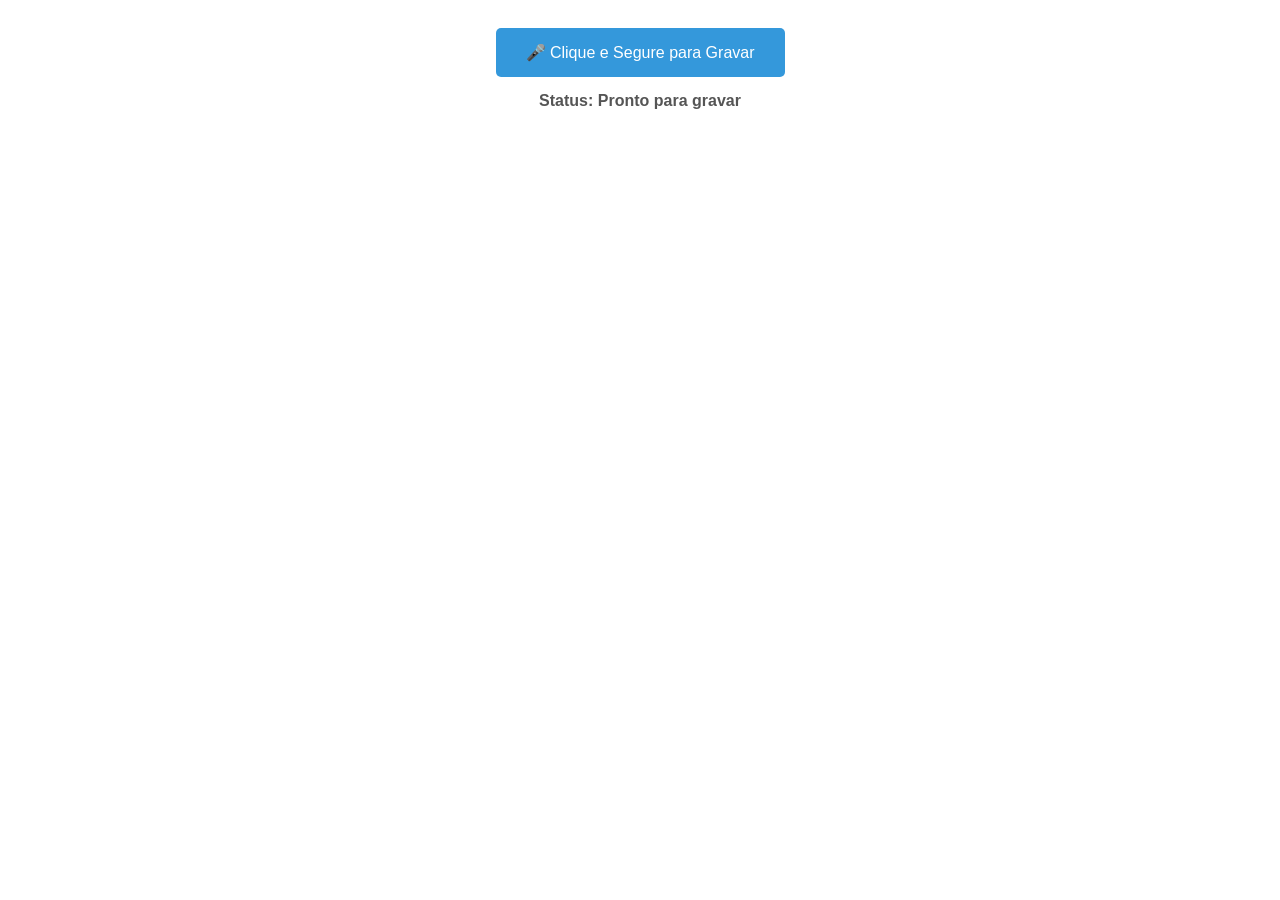
<file: missao_111/index.html>
<!DOCTYPE html>
<html lang="pt-BR">
<head>
    <meta charset="UTF-8">
    <meta name="viewport" content="width=device-width, initial-scale=1.0">
    <title>Simulador de Gravador de Áudio</title>
    <link rel="stylesheet" href="css/style.css">
</head>
<body>

    <div class="container-gravador">
        
        <!-- Botão que para clicar em gravar -->
        <button id="btn-gravador">
            🎤 Clique e Segure para Gravar
        </button>

        <!-- Elemento visual para mostrar o status -->
        <p id="status-gravacao">
            Status: Pronto para gravar
        </p>

    </div>

    <script src="js/script.js"></script>

</body>
</html>
</file>
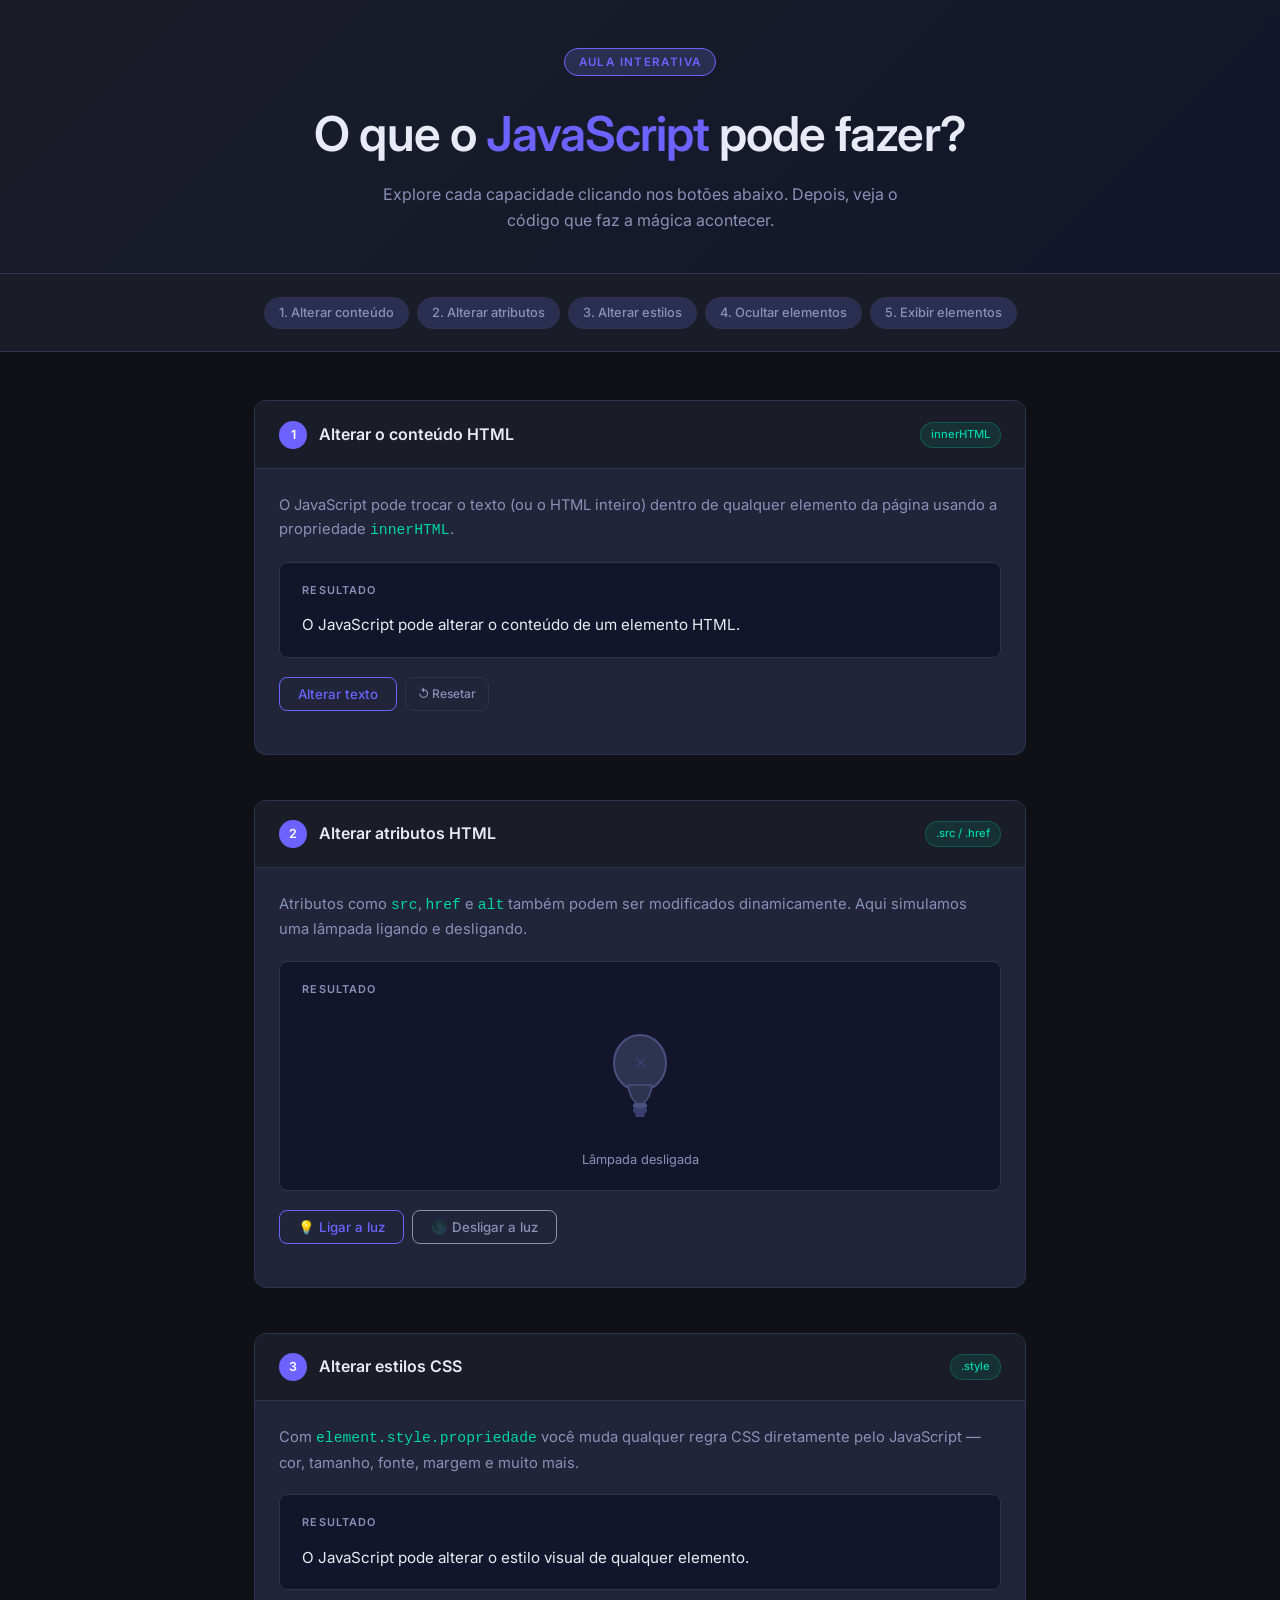
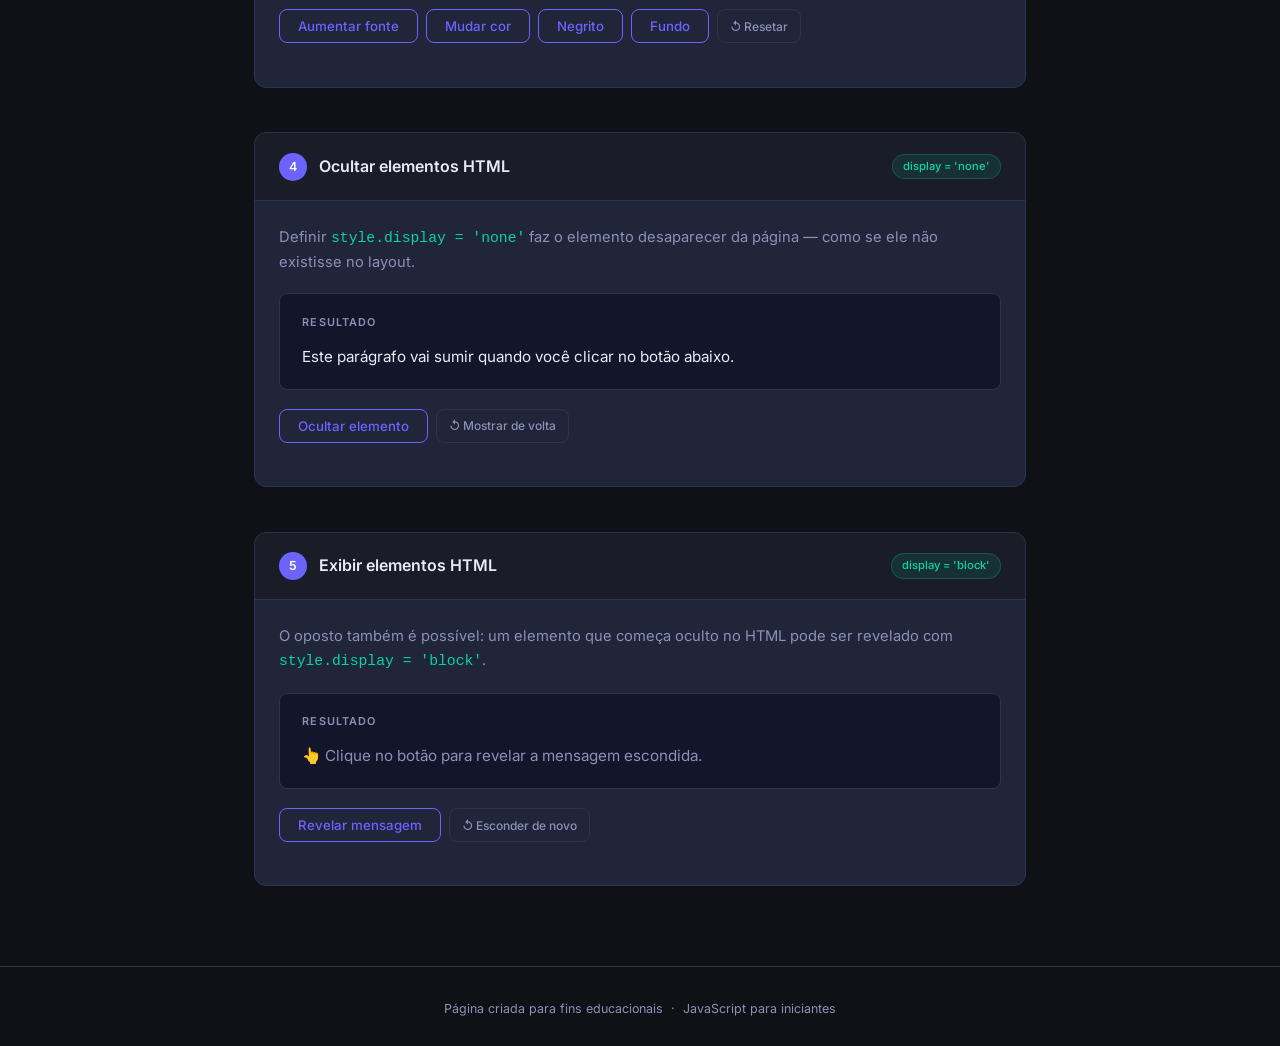
<file: missao_116/index.html>
<!DOCTYPE html>
<html lang="pt-BR">
<head>
  <meta charset="UTF-8">
  <meta name="viewport" content="width=device-width, initial-scale=1.0">
  <title>O que o JavaScript pode fazer?</title>
  <link rel="stylesheet" href="estilo.css">
</head>
<body>

<header>
  <div class="badge">Aula interativa</div>
  <h1>O que o <span>JavaScript</span> pode fazer?</h1>
  <p>Explore cada capacidade clicando nos botões abaixo. Depois, veja o código que faz a mágica acontecer.</p>
</header>

<nav>
  <a href="#s1">1. Alterar conteúdo</a>
  <a href="#s2">2. Alterar atributos</a>
  <a href="#s3">3. Alterar estilos</a>
  <a href="#s4">4. Ocultar elementos</a>
  <a href="#s5">5. Exibir elementos</a>
</nav>

<main>

  <!-- ── 1. ALTERAR CONTEÚDO ── -->
  <section class="section" id="s1">
    <div class="section-header">
      <div class="number">1</div>
      <h2>Alterar o conteúdo HTML</h2>
      <span class="chip">innerHTML</span>
    </div>
    <div class="section-body">
      <p class="desc">
        O JavaScript pode trocar o texto (ou o HTML inteiro) dentro de qualquer elemento da página usando a propriedade <code style="color:var(--accent2)">innerHTML</code>.
      </p>
      <div class="demo">
        <div class="demo-label">Resultado</div>
        <p id="demo1">O JavaScript pode alterar o conteúdo de um elemento HTML.</p>
      </div>
      <div class="btn-row">
        <button id="botao-alterar-texto">Alterar texto</button>
        <button class="reset" id="botao-resetar-demo1">↺ Resetar</button>
      </div>
    </div>
  </section>

  <!-- ── 2. ALTERAR ATRIBUTOS ── -->
  <section class="section" id="s2">
    <div class="section-header">
      <div class="number">2</div>
      <h2>Alterar atributos HTML</h2>
      <span class="chip">.src / .href</span>
    </div>
    <div class="section-body">
      <p class="desc">
        Atributos como <code style="color:var(--accent2)">src</code>, <code style="color:var(--accent2)">href</code> e <code style="color:var(--accent2)">alt</code> também podem ser modificados dinamicamente. Aqui simulamos uma lâmpada ligando e desligando.
      </p>
      <div class="demo">
        <div class="demo-label">Resultado</div>
        <div class="lamp-wrap">
          <div id="lamp" class="lamp-svg">
            <!-- Lâmpada DESLIGADA -->
            <svg id="lamp-off" viewBox="0 0 80 120" xmlns="http://www.w3.org/2000/svg">
              <ellipse cx="40" cy="50" rx="26" ry="28" fill="#2e3350" stroke="#4a5080" stroke-width="2"/>
              <path d="M28 72 Q30 88 40 92 Q50 88 52 72 Z" fill="#2e3350" stroke="#4a5080" stroke-width="1.5"/>
              <rect x="33" y="90" width="14" height="5" rx="2" fill="#4a5080"/>
              <rect x="33" y="95" width="14" height="5" rx="2" fill="#3a4070"/>
              <rect x="35" y="100" width="10" height="4" rx="2" fill="#3a4070"/>
              <text x="40" y="56" text-anchor="middle" font-size="18" fill="#3a4070">✕</text>
            </svg>
            <!-- Lâmpada LIGADA -->
            <svg id="lamp-on" viewBox="0 0 80 120" xmlns="http://www.w3.org/2000/svg" style="display:none">
              <ellipse cx="40" cy="50" rx="26" ry="28" fill="#fffacd" stroke="#f0c040" stroke-width="2"/>
              <path d="M28 72 Q30 88 40 92 Q50 88 52 72 Z" fill="#ffe88a" stroke="#f0c040" stroke-width="1.5"/>
              <rect x="33" y="90" width="14" height="5" rx="2" fill="#c0a020"/>
              <rect x="33" y="95" width="14" height="5" rx="2" fill="#b09010"/>
              <rect x="35" y="100" width="10" height="4" rx="2" fill="#b09010"/>
              <text x="40" y="58" text-anchor="middle" font-size="20" fill="#f0c040">★</text>
              <line x1="40" y1="16" x2="40" y2="8"  stroke="#f0c040" stroke-width="2" stroke-linecap="round"/>
              <line x1="62" y1="24" x2="68" y2="18" stroke="#f0c040" stroke-width="2" stroke-linecap="round"/>
              <line x1="18" y1="24" x2="12" y2="18" stroke="#f0c040" stroke-width="2" stroke-linecap="round"/>
              <line x1="68" y1="46" x2="76" y2="46" stroke="#f0c040" stroke-width="2" stroke-linecap="round"/>
              <line x1="12" y1="46" x2="4"  y2="46" stroke="#f0c040" stroke-width="2" stroke-linecap="round"/>
            </svg>
          </div>
          <span id="lamp-status" style="font-size:0.8rem;color:var(--muted)">Lâmpada desligada</span>
        </div>
      </div>
      <div class="btn-row">
        <button id="botao-ligar">💡 Ligar a luz</button>
        <button class="secondary" id="botao-desligar">🌑 Desligar a luz</button>
      </div>
    </div>
  </section>

  <!-- ── 3. ALTERAR ESTILOS ── -->
  <section class="section" id="s3">
    <div class="section-header">
      <div class="number">3</div>
      <h2>Alterar estilos CSS</h2>
      <span class="chip">.style</span>
    </div>
    <div class="section-body">
      <p class="desc">
        Com <code style="color:var(--accent2)">element.style.propriedade</code> você muda qualquer regra CSS diretamente pelo JavaScript — cor, tamanho, fonte, margem e muito mais.
      </p>
      <div class="demo">
        <div class="demo-label">Resultado</div>
        <p id="demo3" class="texto-demonstracao3">O JavaScript pode alterar o estilo visual de qualquer elemento.</p>
      </div>
      <div class="btn-row">
        <button id="botao-aumentar-fonte">Aumentar fonte</button>
        <button id="botao-mudar-cor">Mudar cor</button>
        <button id="botao-negrito">Negrito</button>
        <button id="botao-fundo">Fundo</button>
        <button class="reset" id="botao-resetar-demo3">↺ Resetar</button>
      </div>
    </div>
  </section>

  <!-- ── 4. OCULTAR ── -->
  <section class="section" id="s4">
    <div class="section-header">
      <div class="number">4</div>
      <h2>Ocultar elementos HTML</h2>
      <span class="chip">display = 'none'</span>
    </div>
    <div class="section-body">
      <p class="desc">
        Definir <code style="color:var(--accent2)">style.display = 'none'</code> faz o elemento desaparecer da página — como se ele não existisse no layout.
      </p>
      <div class="demo">
        <div class="demo-label">Resultado</div>
        <p id="demo4">Este parágrafo vai sumir quando você clicar no botão abaixo.</p>
      </div>
      <div class="btn-row">
        <button id="botao-ocultar">Ocultar elemento</button>
        <button class="reset" id="botao-mostrar">↺ Mostrar de volta</button>
      </div>
    </div>
  </section>

  <!-- ── 5. EXIBIR ── -->
  <section class="section" id="s5">
    <div class="section-header">
      <div class="number">5</div>
      <h2>Exibir elementos HTML</h2>
      <span class="chip">display = 'block'</span>
    </div>
    <div class="section-body">
      <p class="desc">
        O oposto também é possível: um elemento que começa oculto no HTML pode ser revelado com <code style="color:var(--accent2)">style.display = 'block'</code>.
      </p>
      <div class="demo">
        <div class="demo-label">Resultado</div>
        <p id="demo5-hint" class="dica-demonstracao5">👆 Clique no botão para revelar a mensagem escondida.</p>
        <p id="hidden-text" class="texto-escondido">🎉 Olá! Eu estava escondido no código HTML o tempo todo!</p>
      </div>
      <div class="btn-row">
        <button id="botao-revelar">Revelar mensagem</button>
        <button class="reset" id="botao-esconder">↺ Esconder de novo</button>
      </div>
    </div>
  </section>

</main>

<footer>
  Página criada para fins educacionais &nbsp;·&nbsp; JavaScript para iniciantes
</footer>

<script src="script.js"></script>
</body>
</html>
</file>
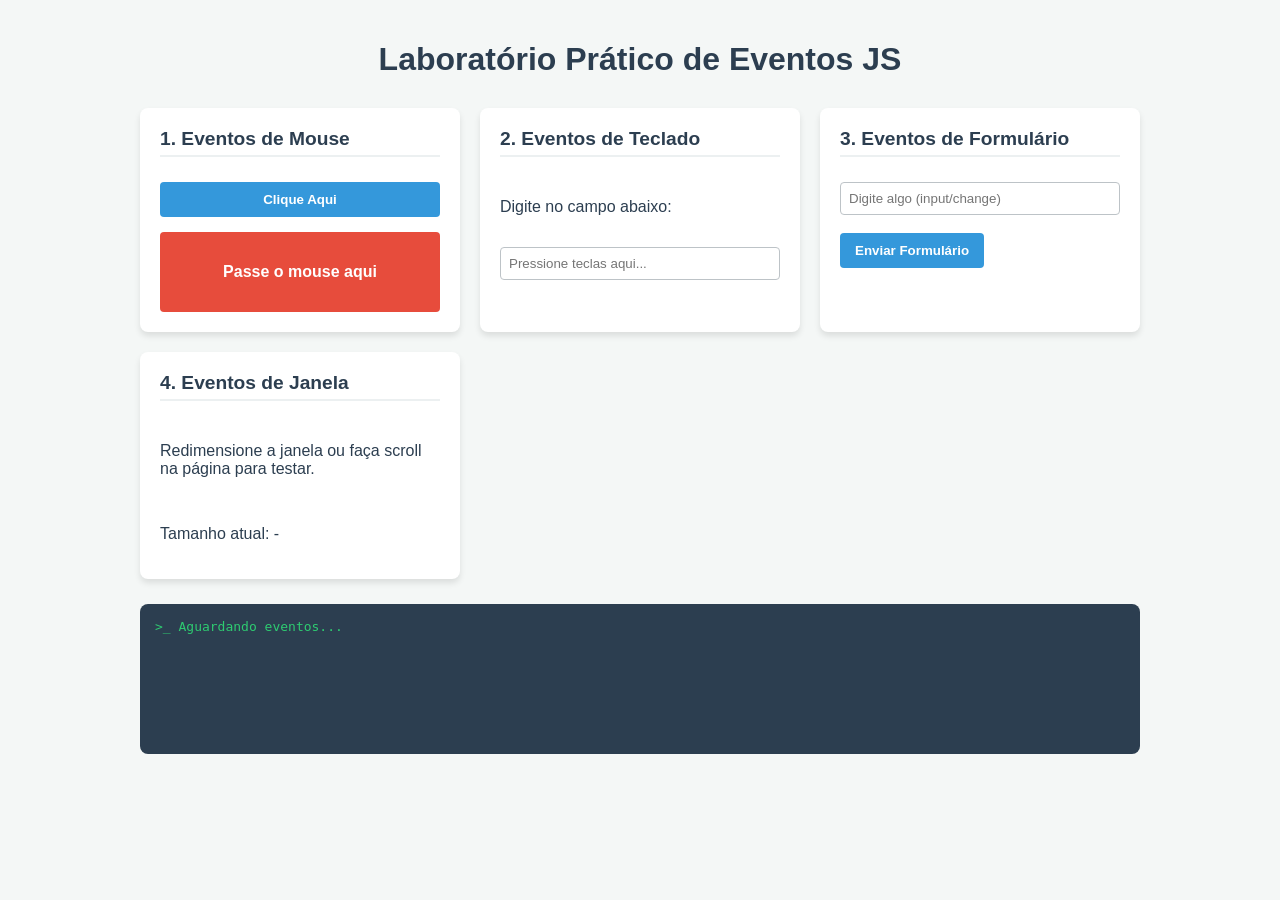
<file: missão_109/index.html>
<!DOCTYPE html>
<html lang="pt-BR">
<head>
  <meta charset="UTF-8">
  <meta name="viewport" content="width=device-width, initial-scale=1.0">
  <title>Laboratório de Eventos JavaScript</title>
  <!-- Vinculação do arquivo CSS externo -->
  <link rel="stylesheet" href="css\style.css">
</head>
<body>

  <h1>Laboratório Prático de Eventos JS</h1>

  <div class="container">
    
    <!-- 1. EVENTOS DE MOUSE -->
    <div class="card">
      <h2>1. Eventos de Mouse</h2>
      <button id="btn-clique">Clique Aqui</button>
      <div id="area-mouse" class="box-teste">Passe o mouse aqui</div>
    </div>

    <!-- 2. EVENTOS DE TECLADO -->
    <div class="card">
      <h2>2. Eventos de Teclado</h2>
      <p>Digite no campo abaixo:</p>
      <input type="text" id="campo-teclado" placeholder="Pressione teclas aqui...">
    </div>

    <!-- 3. EVENTOS DE FORMULÁRIO -->
    <div class="card">
      <h2>3. Eventos de Formulário</h2>
      <form id="meu-formulario">
        <input type="text" id="campo-input" placeholder="Digite algo (input/change)" required>
        <br><br>
        <input type="submit" value="Enviar Formulário">
      </form>
    </div>

    <!-- 4. EVENTOS DE JANELA / PÁGINA -->
    <div class="card">
      <h2>4. Eventos de Janela</h2>
      <p>Redimensione a janela ou faça scroll na página para testar.</p>
      <p id="info-janela">Tamanho atual: -</p>
    </div>

  </div>

  <!-- PAINEL DE LOGS PARA VER OS RESULTADOS EM TEMPO REAL -->
  <div id="log-painel">
    <div>&gt;_ Aguardando eventos...</div>
  </div>

  <!-- Vinculação do arquivo JavaScript externo (no final do body) -->
  <script src="js\script.js"></script>
</body>
</html>
</file>
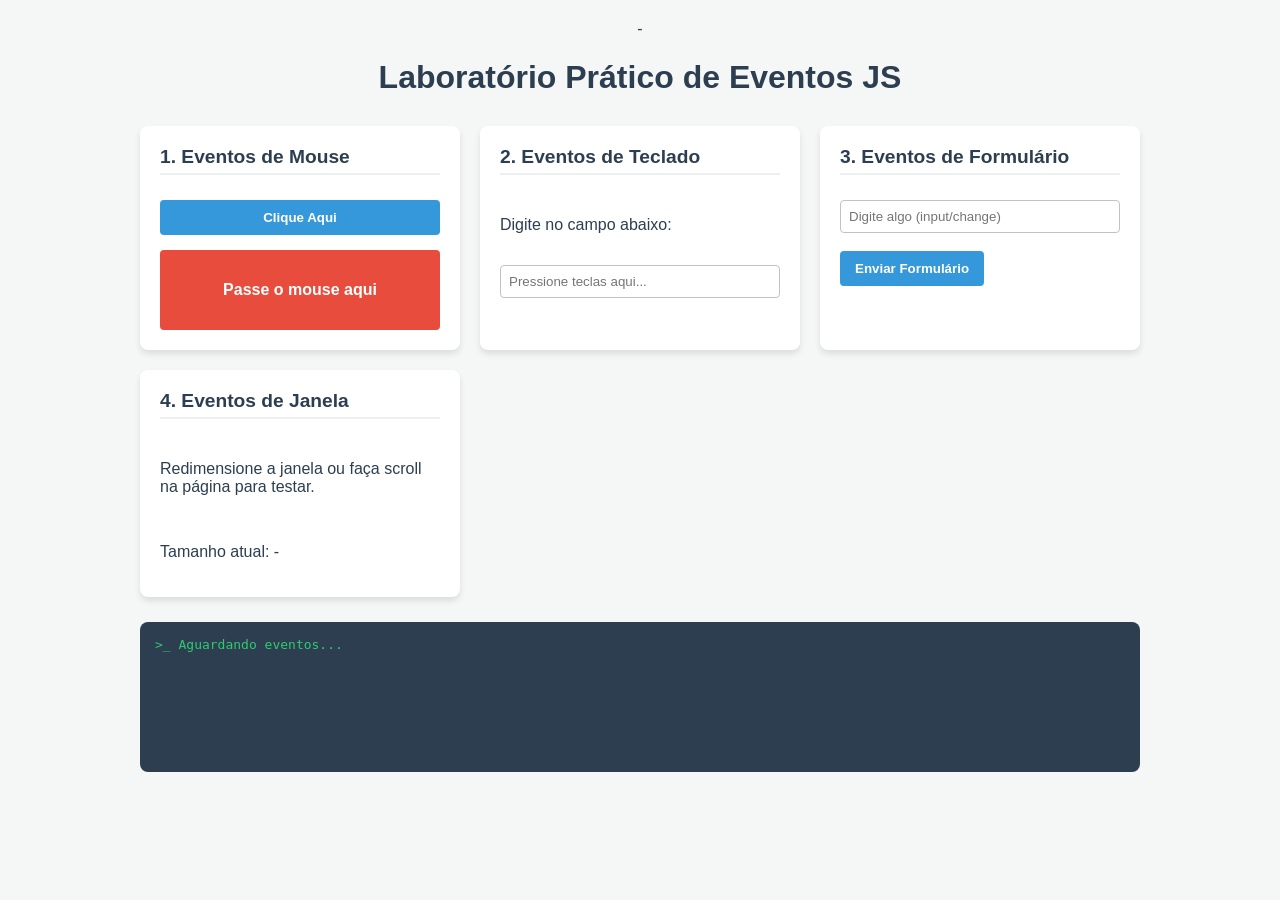
<file: missão_110/index.html>
-<!DOCTYPE html>
<html lang="pt-BR">
<head>
  <meta charset="UTF-8">
  <meta name="viewport" content="width=device-width, initial-scale=1.0">
  <title>Laboratório de Eventos JavaScript</title>
  <!-- Vinculação do arquivo CSS externo -->
  <link rel="stylesheet" href="css\style.css">
</head>
<body>

  <h1>Laboratório Prático de Eventos JS</h1>

  <div class="container">
    
    <!-- 1. EVENTOS DE MOUSE -->
    <div class="card">
      <h2>1. Eventos de Mouse</h2>
      <button id="btn-clique">Clique Aqui</button>
      <div id="area-mouse" class="box-teste">Passe o mouse aqui</div>
    </div>

    <!-- 2. EVENTOS DE TECLADO -->
    <div class="card">
      <h2>2. Eventos de Teclado</h2>
      <p>Digite no campo abaixo:</p>
      <input type="text" id="campo-teclado" placeholder="Pressione teclas aqui...">
    </div>

    <!-- 3. EVENTOS DE FORMULÁRIO -->
    <div class="card">
      <h2>3. Eventos de Formulário</h2>
      <form id="meu-formulario">
        <input type="text" id="campo-input" placeholder="Digite algo (input/change)" required>
        <br><br>
        <button type="submit" id="campo-envio" value="Enviar Formulário">Enviar Formulário</button>
      </form>
    </div>

    <!-- 4. EVENTOS DE JANELA / PÁGINA -->
    <div class="card">
      <h2>4. Eventos de Janela</h2>
      <p>Redimensione a janela ou faça scroll na página para testar.</p>
      <p id="info-janela">Tamanho atual: -</p>
    </div>

  </div>

  <!-- PAINEL DE LOGS PARA VER OS RESULTADOS EM TEMPO REAL -->
  <div id="log-painel">
    <div>&gt;_ Aguardando eventos...</div>
  </div>

  <!-- Vinculação do arquivo JavaScript externo (no final do body) -->
  <script src="js\script.js"></script>
</body>
</html>
</file>
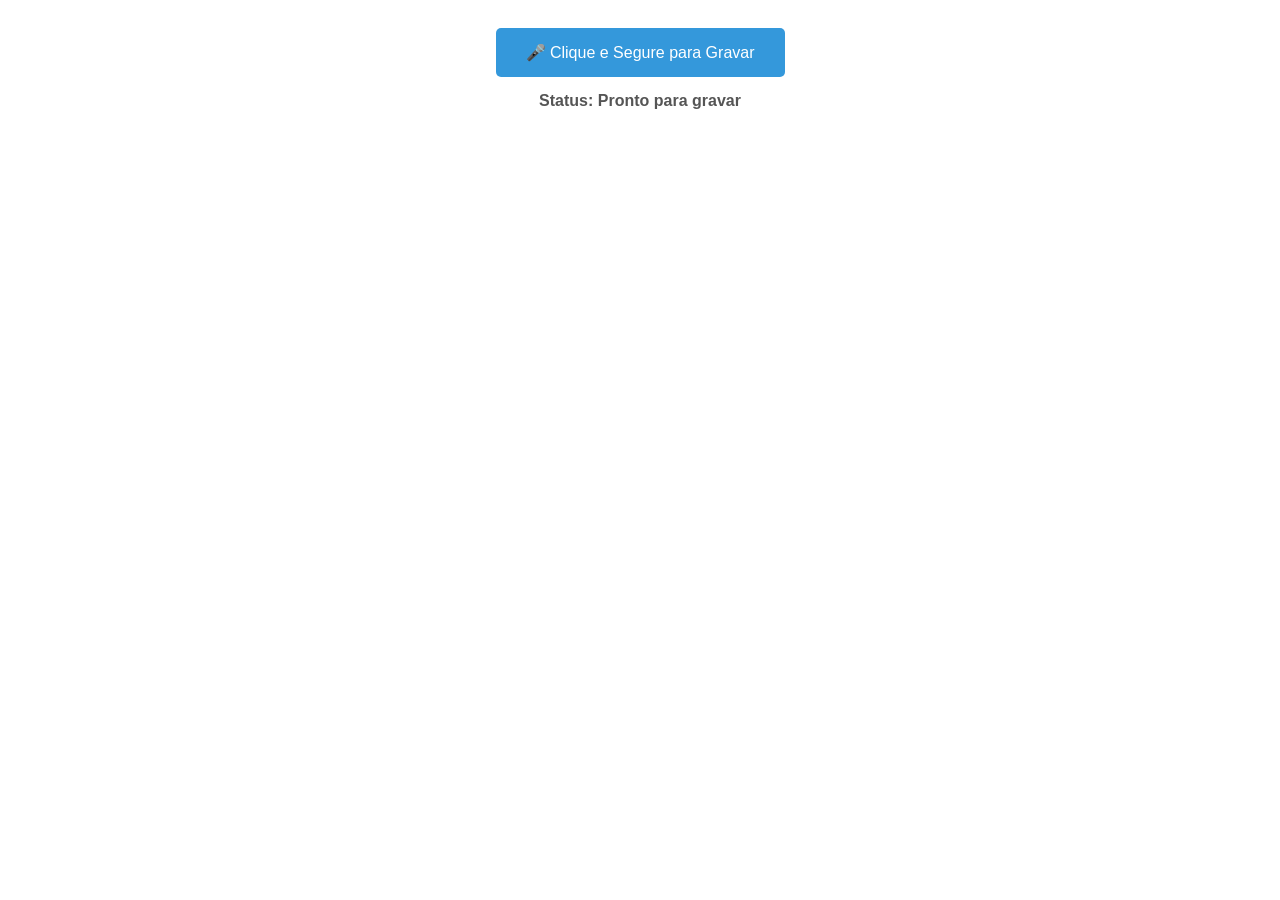
<file: missão_112/index.html>
<!DOCTYPE html>
<html lang="pt-BR">
<head>
    <meta charset="UTF-8">
    <meta name="viewport" content="width=device-width, initial-scale=1.0">
    <title>Simulador de Gravador de Áudio</title>
    <link rel="stylesheet" href="css/style.css">
    <link rel="manifest" href="manifest.json">
</head>
<body>

    <div class="container-gravador">
        
        <!-- Botão que para clicar em gravar -->
        <button id="btn-gravador">
            🎤 Clique e Segure para Gravar
        </button>

        <!-- Elemento visual para mostrar o status -->
        <p id="status-gravacao">
            Status: Pronto para gravar
        </p>

    </div>

    <script src="js/script.js"></script>

</body>
</html>
</file>
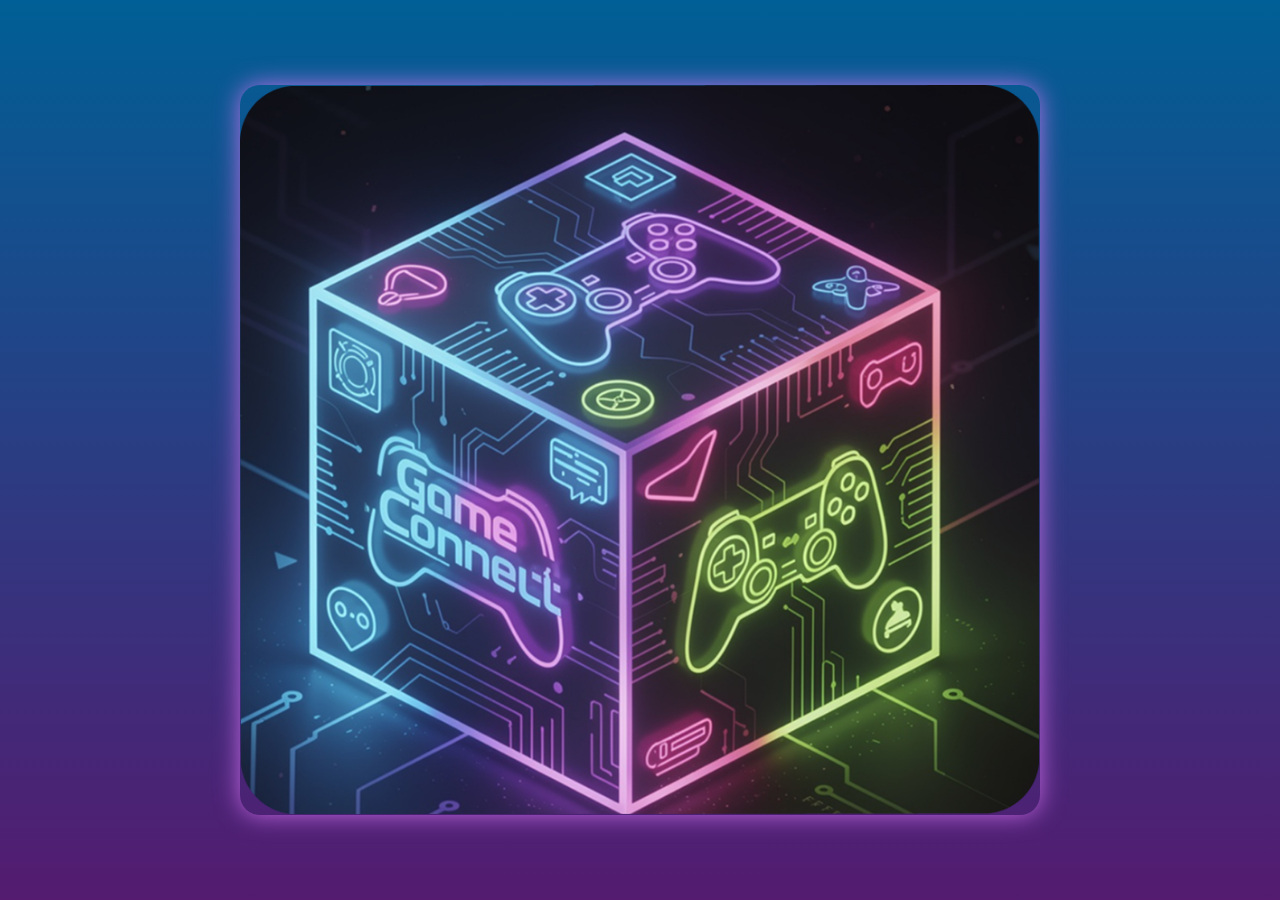
<file: missão_114-113/index.html>
<!DOCTYPE html>
<html lang="pt-BR">
<head>
    <meta charset="UTF-8">
    <meta name="viewport" content="width=device-width, initial-scale=1.0">
    <title>GameConnect</title>
    <link rel="icon" type="image/png" href="imagens/image 3.png">
    <link rel="stylesheet" href="css/pagina_inicial.css">
    <link rel="manifest" href="manifest.json">
<meta name="theme-color" content="#6c2cff">
<meta name="viewport" content="width=device-width, initial-scale=1.0">
</head>
<body>
    <div class="container-central">
        <a href="index1.html" aria-label="Entrar no GameConnect">
            <img src="imagens/image 3.png" alt="GameConnect">
        </a>
    </div>
</body>
</html>
</file>
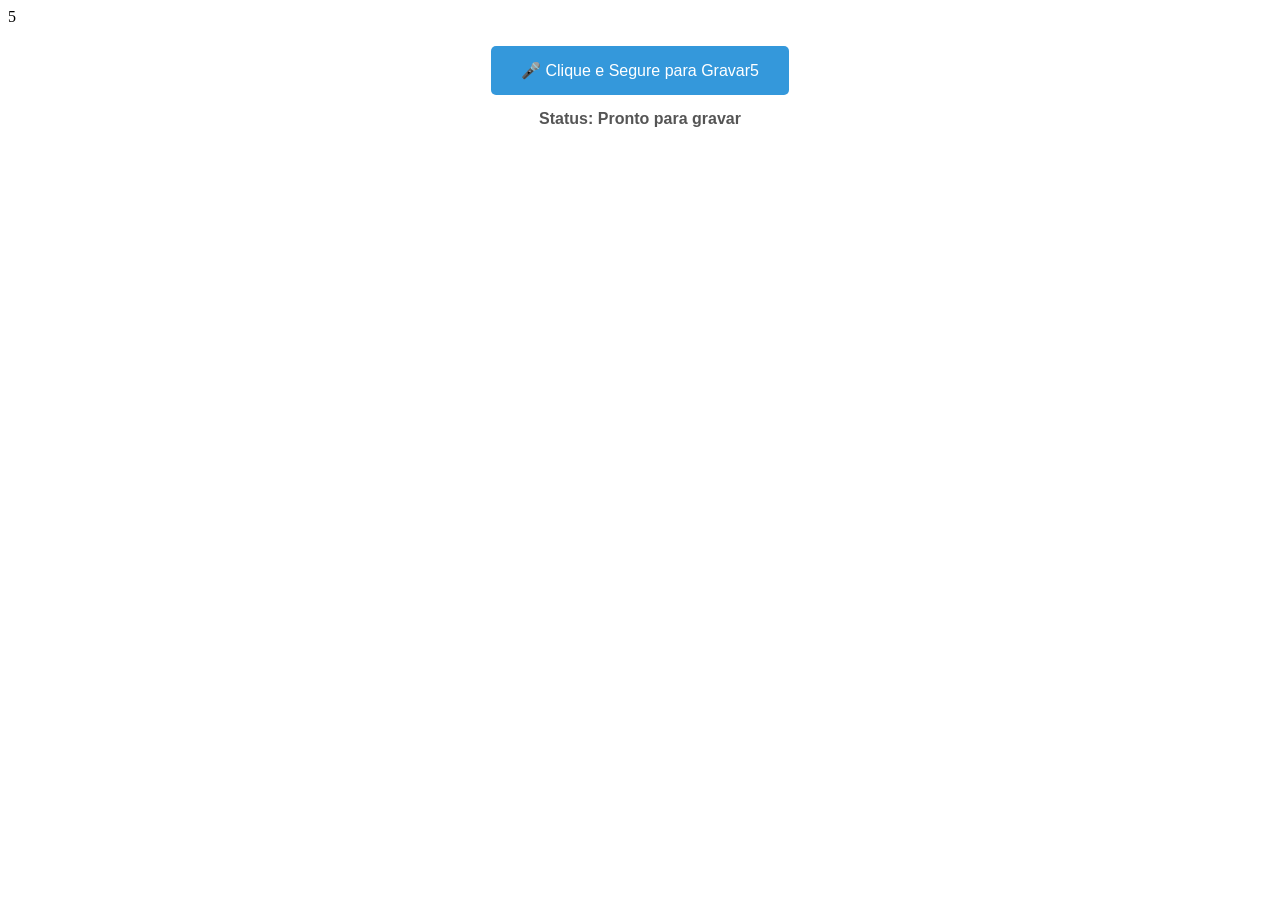
<file: missão_115/index.html>
<!DOCTYPE html>
<html lang="pt-BR">
<head>
    <meta charset="UTF-8">
    <meta name="viewport" content="width=device-width, initial-scale=1.0">
    <title>Simulador de Gravador de Áudio</title>
    <link rel="stylesheet" href="css/style.css">
    <link rel="manifest" href="manifest.json">
</head>
<body>5

    <div class="container-gravador">
        
        <!-- Botão que para clicar em gravar -->
        <button id="btn-gravador">
            🎤 Clique e Segure para Gravar5
        </button>

        <!-- Elemento visual para mostrar o status -->
        <p id="status-gravacao">
            Status: Pronto para gravar
        </p>
 
        <!-- Inserir essa linha para ouvir a própria  gravação após soltar-->
        <audio id="player-audio" controls style="margin-top: 15px; display: none;"></audio>

    </div>

    <script src="js/script.js"></script>

</body>
</html>
</file>
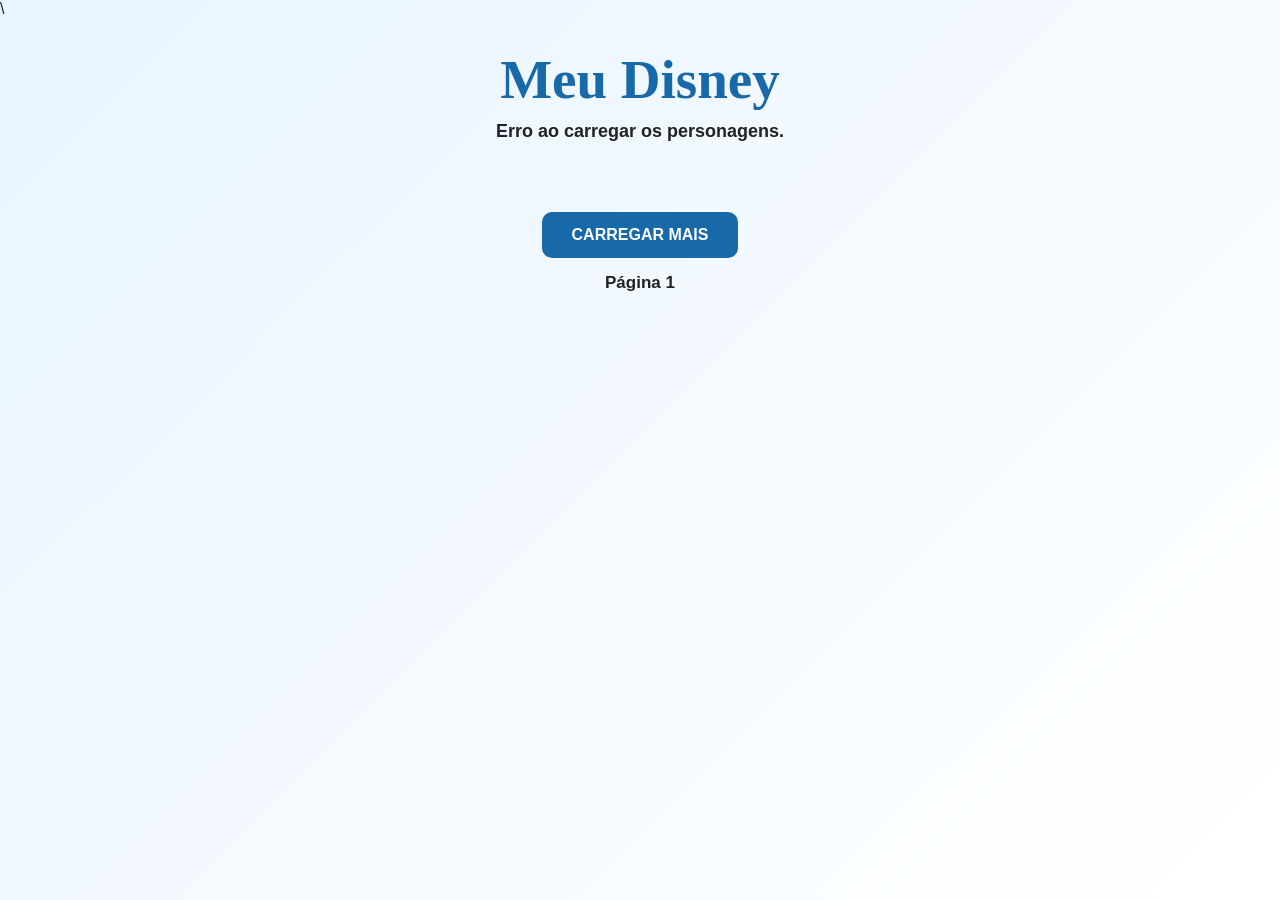
<file: missão_117/index.html>
<!DOCTYPE html>
<html lang="pt-BR">
<head>
    <meta charset="UTF-8">
    <meta name="viewport" content="width=device-width, initial-scale=1.0">

    <title>Meu Disney</title>

    <!-- Titulo DA DISNEY-->
    <link href="https://fonts.cdnfonts.com/css/all-disney" rel="stylesheet">
   <link href="https://fonts.cdnfonts.com/css/waltograph" rel="stylesheet">\
    <link rel="stylesheet" href="css/style.css">
</head>

<body>

    <header>
        <h1>Meu Disney</h1>

        <p id="contador">0 personagens carregados</p>
    </header>

    <main>
        <div id="personagens" class="container"></div>

        <section class="controles">
            <button id="btnCarregar">CARREGAR MAIS</button>

            <p id="pagina">Página 1</p>
        </section>
    </main>

    <script src="js/script.js"></script>

</body>
</html>
</file>
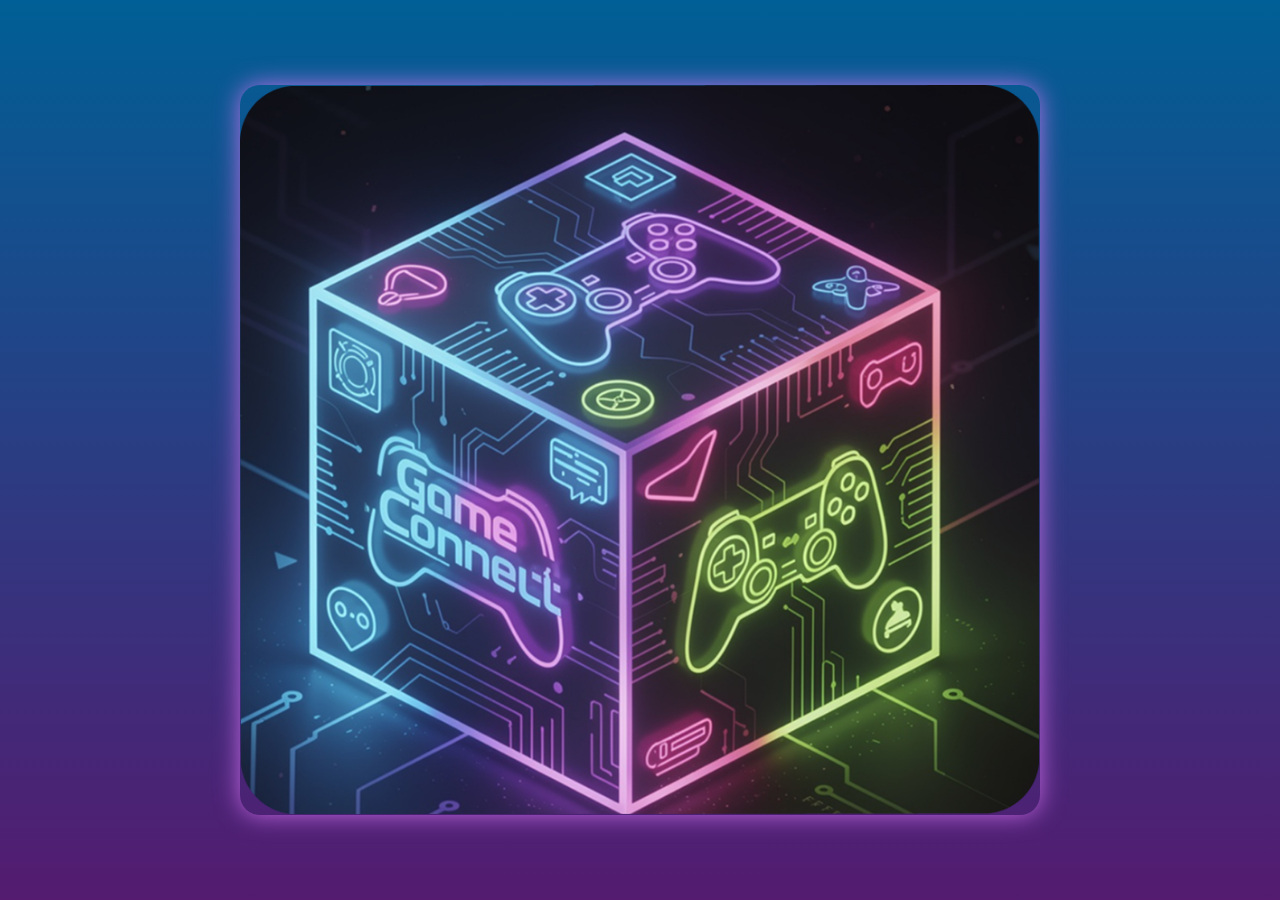
<file: missão_118/index.html>
<!DOCTYPE html>
<html lang="pt-BR">
<head>
    <meta charset="UTF-8">
    <meta name="viewport" content="width=device-width, initial-scale=1.0">
    <title>GameConnect</title>
    <link rel="icon" type="image/png" href="imagens/image 3.png">
    <link rel="stylesheet" href="css/pagina_inicial.css">
    <link rel="manifest" href="manifest.json">
    <meta name="theme-color" content="#6c2cff">
</head>
<body>
    <div class="container-central">
        <a href="index1.html" aria-label="Entrar no GameConnect">
            <img src="imagens/image 3.png" alt="GameConnect">
        </a>
    </div>
</body>
</html>
</file>
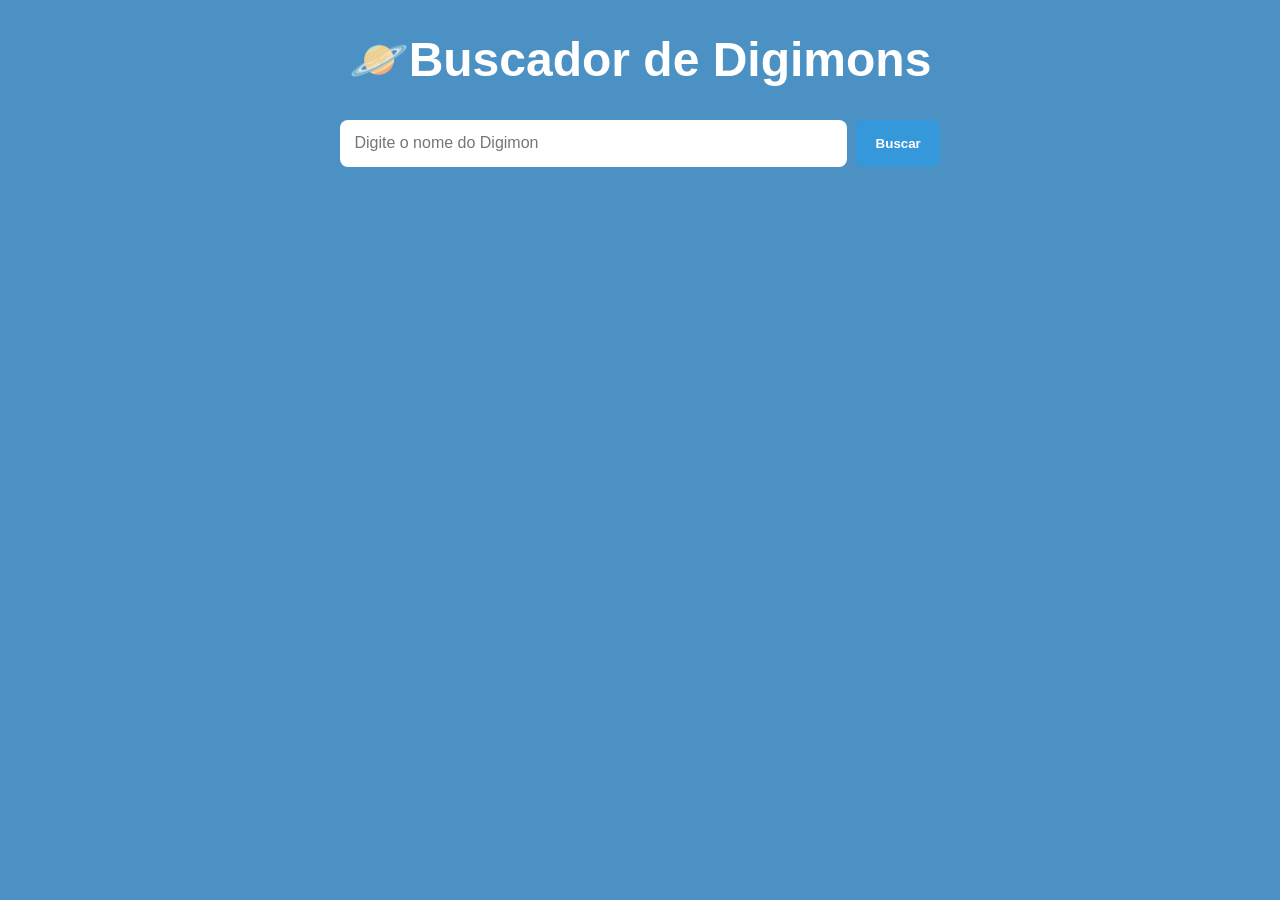
<file: trabalho/index.html>
<!DOCTYPE html>
<html lang="pt-BR">
<head>
    <meta charset="UTF-8">
    <!-- Configuração obrigatória para funcionar bem em celulares -->
    <meta name="viewport" content="width=device-width, initial-scale=1.0">
    <title>Buscador de Digimons</title>
    <link rel="stylesheet" href="css/style.css">
</head>
<body>
    <header>
        <h1>🪐Buscador de Digimons</h1>
    </header>
    <section class="area-busca">
        <input
            type="text"
            id="input-busca"
            placeholder="Digite o nome do Digimon"
        >
        <button id="btn-busca">Buscar</button>
    </section>
    <!-- O JavaScript colocará os cards e mensagens aqui -->
    <main id="container-resultado"></main>
    <script src="js/script.js"></script>
</body>
</html>
</file>
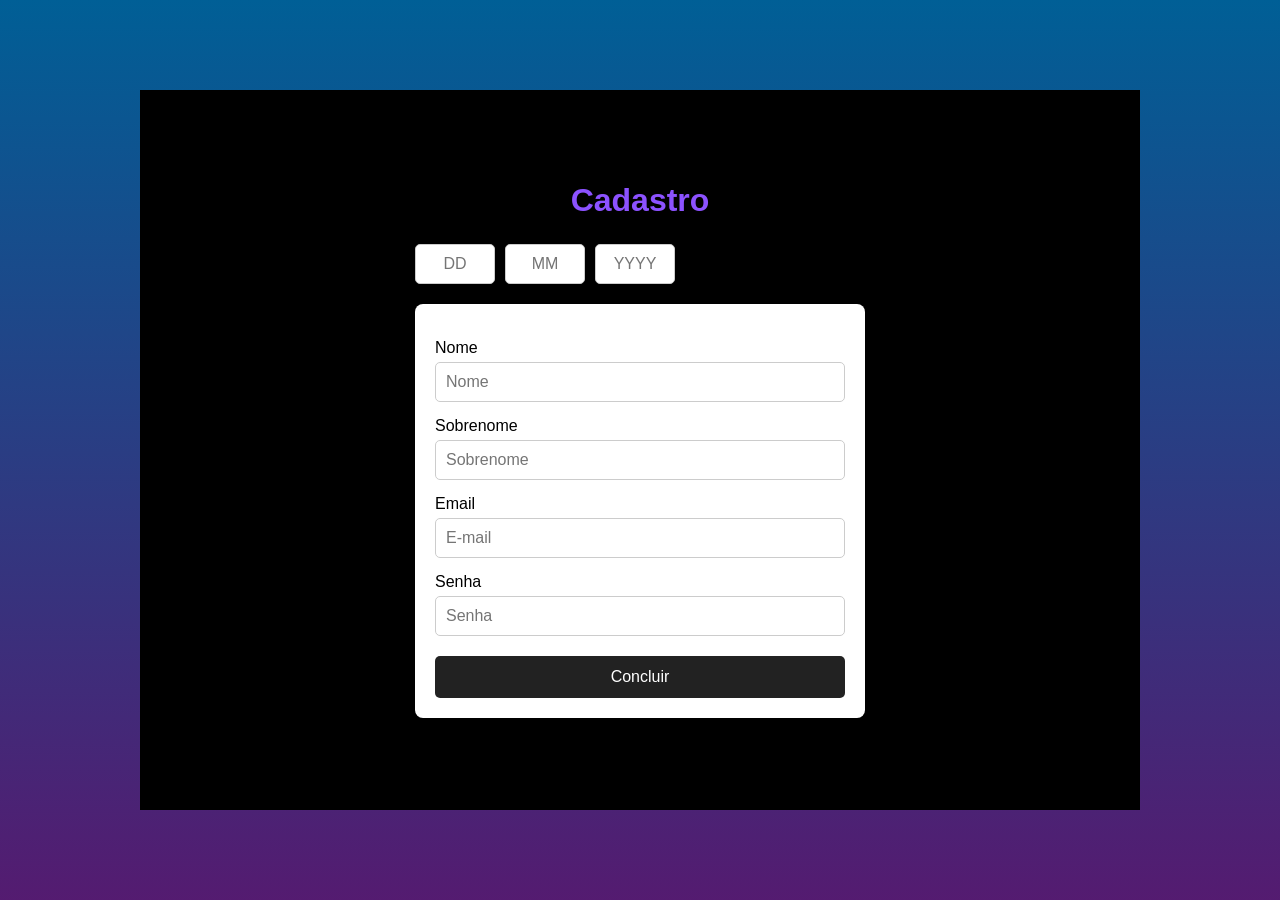
<file: missão_114-113/cadastro.html>
<!DOCTYPE html>
<html lang="pt-BR">
<head>
    <meta charset="UTF-8">
    <meta name="viewport" content="width=device-width, initial-scale=1.0">
    <title>Cadastro - GameConnect</title>
    <link rel="stylesheet" href="css/cadastro.css">
</head>
<body>
<div class="container">
    <div class="form-box">
        <h1>Cadastro</h1>
        <div class="data">
            <input type="text" placeholder="DD" maxlength="2" inputmode="numeric">
            <input type="text" placeholder="MM" maxlength="2" inputmode="numeric">
            <input type="text" placeholder="YYYY" maxlength="4" inputmode="numeric">
        </div>
        <form>
            <label for="nome">Nome</label>
            <input type="text" id="nome" placeholder="Nome">
            <label for="sobrenome">Sobrenome</label>
            <input type="text" id="sobrenome" placeholder="Sobrenome">
            <label for="email">Email</label>
            <input type="email" id="email" placeholder="E-mail">
            <label for="senha">Senha</label>
            <input type="password" id="senha" placeholder="Senha">
            <button type="button" onclick="cadastrar()">Concluir</button>
        </form>
    </div>
</div>
<script src="Js/script.js"></script>
</body>
</html>
</file>
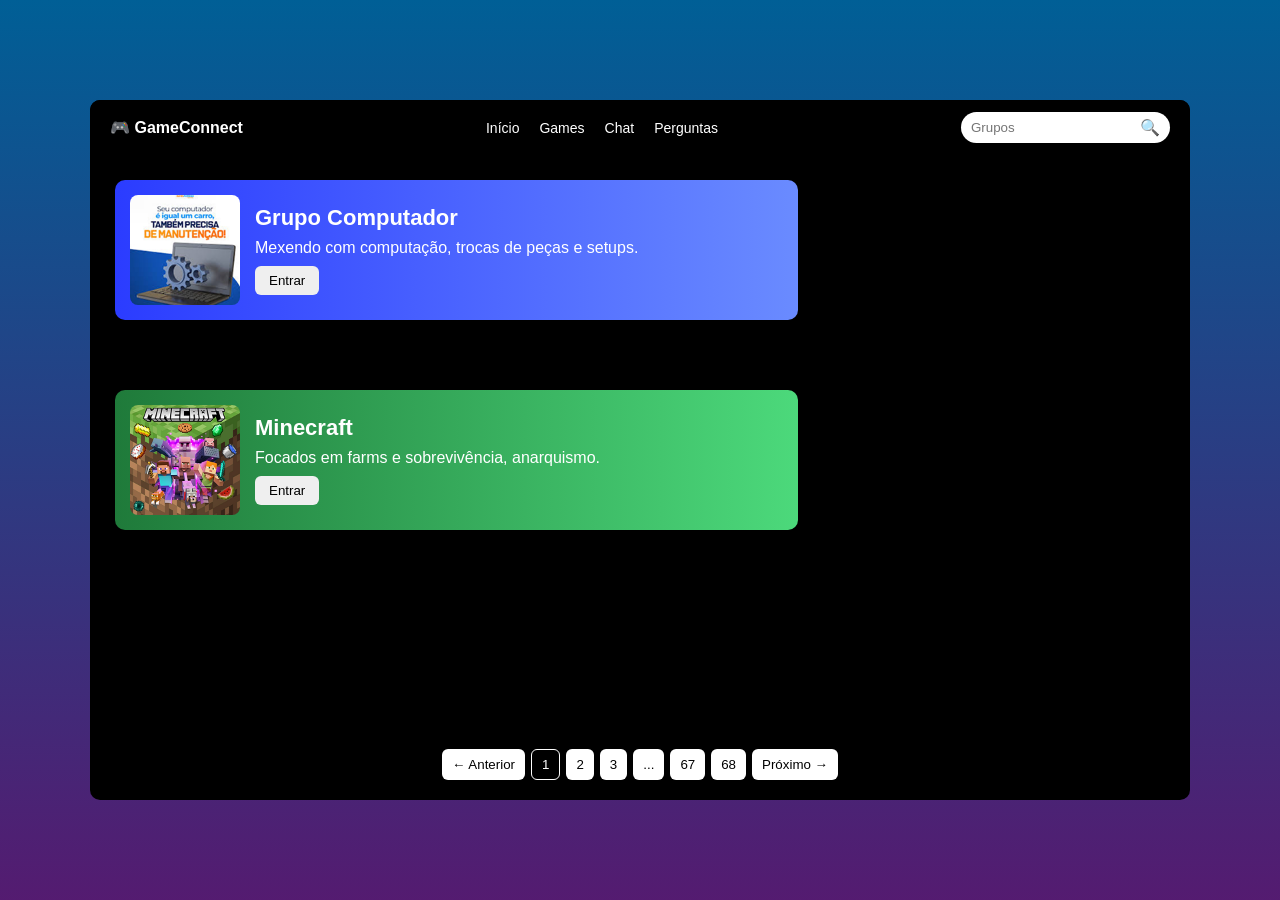
<file: missão_114-113/gruposs.html>
<!DOCTYPE html>
<html lang="pt-BR">
<head>
    <meta charset="UTF-8">
    <meta name="viewport" content="width=device-width, initial-scale=1.0">
    <title>Comunidades - GameConnect</title>
    <link rel="stylesheet" href="css/grupos.css">
</head>
<body>
<div class="tela">
    <header class="topo">
        <div class="logo">🎮 GameConnect</div>
        <nav class="menu">
            <a href="index1.html">Início</a>
            <a href="#">Games</a>
            <a href="#">Chat</a>
            <a href="#">Perguntas</a>
        </nav>
        <div class="search">
            <input type="text" placeholder="Grupos" aria-label="Pesquisar grupos">
            <span>🔍</span>
        </div>
    </header>

    <main class="conteudo">
        <div class="card azul">
            <img src="imagens/image 6.png" alt="Grupo Computador">
            <div class="info"><h2>Grupo Computador</h2><p>Mexendo com computação, trocas de peças e setups.</p><button onclick="entrarGrupo('Grupo Computador')">Entrar</button></div>
        </div>
        <div class="card verde">
            <img src="imagens/image 4.png" alt="Minecraft">
            <div class="info"><h2>Minecraft</h2><p>Focados em farms e sobrevivência, anarquismo.</p><button onclick="entrarGrupo('Minecraft')">Entrar</button></div>
        </div>
    </main>

    <div class="pagination">
        <button>← Anterior</button><button class="active">1</button><button>2</button><button>3</button><button>...</button><button>67</button><button>68</button><button>Próximo →</button>
    </div>
</div>
<script src="Js/script.js"></script>
</body>
</html>
</file>
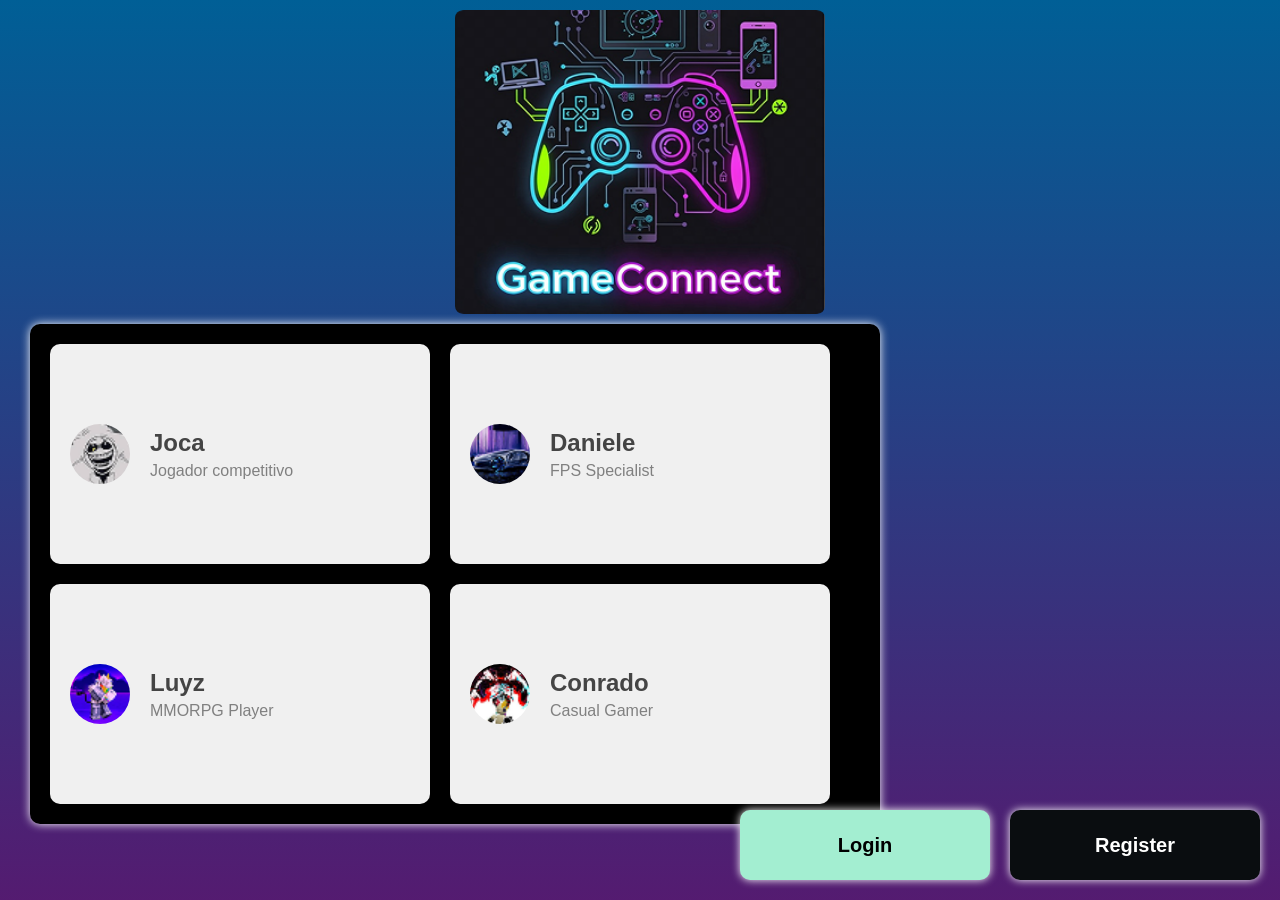
<file: missão_114-113/index1.html>
<!DOCTYPE html>
<html lang="pt-BR">
<head>
    <meta charset="UTF-8">
    <meta name="viewport" content="width=device-width, initial-scale=1.0">
    <title>GameConnect</title>
    <link rel="stylesheet" href="css/style.css">
</head>
<body>
    <div class="container-central">
        <img src="imagens/image 1.png" alt="GameConnect">
    </div>

    <div class="painel-jogadores">
        <div class="card"><div class="perfil"><img src="imagens/Shape (1).png" alt="Avatar de Joca"><div><h3>Joca</h3><p>Jogador competitivo</p></div></div></div>
        <div class="card"><div class="perfil"><img src="imagens/Shape (2).png" alt="Avatar de Daniele"><div><h3>Daniele</h3><p>FPS Specialist</p></div></div></div>
        <div class="card"><div class="perfil"><img src="imagens/Shape (3).png" alt="Avatar de Luyz"><div><h3>Luyz</h3><p>MMORPG Player</p></div></div></div>
        <div class="card"><div class="perfil"><img src="imagens/Shape.png" alt="Avatar de Conrado"><div><h3>Conrado</h3><p>Casual Gamer</p></div></div></div>
    </div>

    <div class="botoes">
        <button class="login" onclick="window.location.href='login.html'">Login</button>
        <button class="register" onclick="window.location.href='cadastro.html'">Register</button>
    </div>
</body>
</html>
</file>
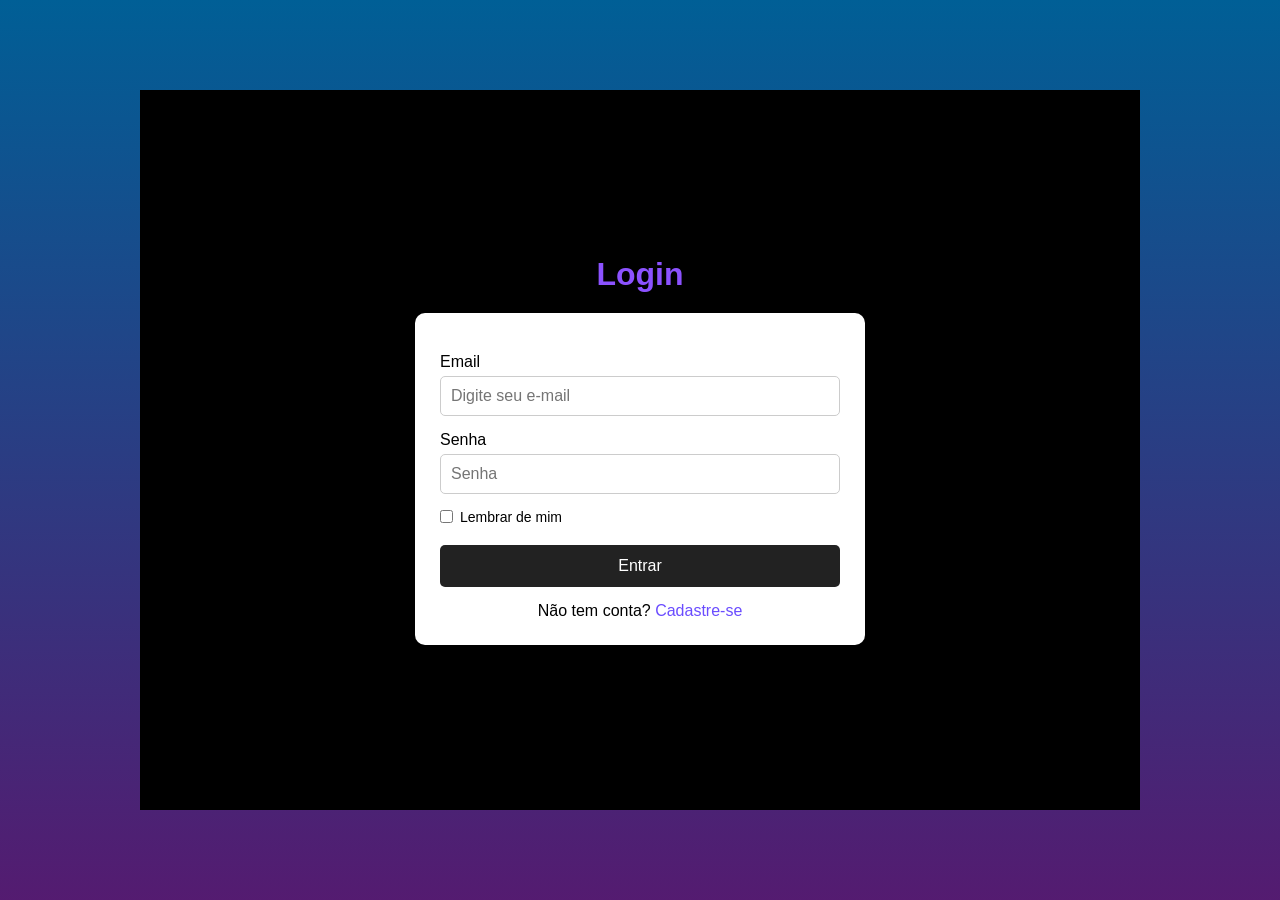
<file: missão_114-113/login.html>
<!DOCTYPE html>
<html lang="pt-BR">
<head>
    <meta charset="UTF-8">
    <meta name="viewport" content="width=device-width, initial-scale=1.0">
    <title>Login - GameConnect</title>
    <link rel="stylesheet" href="css/login.css">
</head>
<body>
    <div class="container">
        <div class="login-box">
            <h1>Login</h1>
            <form>
                <label for="loginEmail">Email</label>
                <input type="email" id="loginEmail" placeholder="Digite seu e-mail">
                <label for="loginSenha">Senha</label>
                <input type="password" id="loginSenha" placeholder="Senha">
                <div class="opcoes">
                    <label class="lembrar"><input type="checkbox"> Lembrar de mim</label>
                </div>
                <button type="button" onclick="login()">Entrar</button>
                <p class="cadastro-link">Não tem conta? <a href="cadastro.html">Cadastre-se</a></p>
            </form>
        </div>
    </div>
    <script src="Js/script.js"></script>
</body>
</html>
</file>
<file: missao_111/css/style.css>
/* Container centralizado para a atividade */
.container-gravador {
    display: flex;
    flex-direction: column;
    align-items: center;
    justify-content: center;
    padding: 20px;
    font-family: Arial, sans-serif;
}

/* Estilos do botão fornecidos por você */
#btn-gravador {
    padding: 15px 30px;
    font-size: 16px;
    cursor: pointer;
    background-color: #3498db;
    color: white;
    border: none;
    border-radius: 5px;
    user-select: none; /* Evita seleção de texto ao segurar */
    transition: background-color 0.2s;
}

/* Efeito visual quando o botão for clicado/segurado */
#btn-gravador:active {
    background-color: #2980b9;
}

/* Estilos do status fornecidos por você */
#status-gravacao {
    font-weight: bold;
    margin-top: 15px;
    color: #555;
}
</file>
<file: missao_116/estilo.css>
@import url('https://fonts.googleapis.com/css2?family=Inter:wght@400;500;600&family=Fira+Code:wght@400;500&display=swap');

*, *::before, *::after { box-sizing: border-box; margin: 0; padding: 0; }

:root {
  --bg:       #0f1117;
  --surface:  #1a1d27;
  --card:     #21253a;
  --border:   #2e3350;
  --accent:   #6c63ff;
  --accent2:  #00d4aa;
  --text:     #e8eaf6;
  --muted:    #8b90b8;
  --code-bg:  #13162b;
  --tag:      #2a2f52;
  --success:  #00d4aa;
  --radius:   12px;
}

body {
  font-family: 'Inter', sans-serif;
  background: var(--bg);
  color: var(--text);
  min-height: 100vh;
  line-height: 1.6;
}

/* ── HEADER ── */
header {
  background: linear-gradient(135deg, #1a1d27 0%, #13162b 100%);
  border-bottom: 1px solid var(--border);
  padding: 3rem 2rem 2.5rem;
  text-align: center;
}
.badge {
  display: inline-block;
  background: var(--tag);
  color: var(--accent);
  font-size: 0.72rem;
  font-weight: 600;
  letter-spacing: 0.12em;
  text-transform: uppercase;
  padding: 4px 14px;
  border-radius: 20px;
  border: 1px solid var(--accent);
  margin-bottom: 1.2rem;
}
header h1 {
  font-size: clamp(1.8rem, 5vw, 3rem);
  font-weight: 600;
  letter-spacing: -0.02em;
  margin-bottom: 0.6rem;
}
header h1 span { color: var(--accent); }
header p {
  color: var(--muted);
  font-size: 1rem;
  max-width: 520px;
  margin: 0 auto;
}

/* ── NAV PILLS ── */
nav {
  display: flex;
  flex-wrap: wrap;
  gap: 8px;
  justify-content: center;
  padding: 1.4rem 2rem;
  background: var(--surface);
  border-bottom: 1px solid var(--border);
  position: sticky;
  top: 0;
  z-index: 10;
}
nav a {
  text-decoration: none;
  font-size: 0.8rem;
  font-weight: 500;
  color: var(--muted);
  background: var(--tag);
  border: 1px solid var(--border);
  padding: 5px 14px;
  border-radius: 20px;
  transition: all 0.2s;
}
nav a:hover { color: var(--accent); border-color: var(--accent); }

/* ── MAIN ── */
main {
  max-width: 820px;
  margin: 0 auto;
  padding: 3rem 1.5rem 5rem;
  display: flex;
  flex-direction: column;
  gap: 2.8rem;
}

/* ── SECTION CARD ── */
.section {
  background: var(--card);
  border: 1px solid var(--border);
  border-radius: var(--radius);
  overflow: hidden;
}
.section-header {
  display: flex;
  align-items: center;
  gap: 12px;
  padding: 1.2rem 1.5rem;
  border-bottom: 1px solid var(--border);
  background: var(--surface);
}
.number {
  width: 28px; height: 28px;
  border-radius: 50%;
  background: var(--accent);
  color: #fff;
  font-size: 0.78rem;
  font-weight: 600;
  display: flex; align-items: center; justify-content: center;
  flex-shrink: 0;
}
.section-header h2 { font-size: 1rem; font-weight: 600; }
.section-header .chip {
  margin-left: auto;
  font-size: 0.7rem;
  color: var(--accent2);
  background: rgba(0,212,170,0.1);
  border: 1px solid rgba(0,212,170,0.25);
  padding: 3px 10px;
  border-radius: 20px;
  font-weight: 500;
  white-space: nowrap;
}
.section-body { padding: 1.5rem; }
.section-body p.desc {
  font-size: 0.92rem;
  color: var(--muted);
  margin-bottom: 1.2rem;
  line-height: 1.65;
}

/* ── DEMO AREA ── */
.demo {
  background: var(--code-bg);
  border: 1px solid var(--border);
  border-radius: 8px;
  padding: 1.2rem 1.4rem;
  margin-bottom: 1.2rem;
  min-height: 70px;
  display: flex;
  flex-direction: column;
  gap: 10px;
}
.demo-label {
  font-size: 0.68rem;
  text-transform: uppercase;
  letter-spacing: 0.1em;
  color: var(--muted);
  font-weight: 600;
  margin-bottom: 4px;
}
.demo p { font-size: 0.95rem; }
.demo img { border-radius: 6px; }

/* ── BUTTONS ── */
.btn-row { display: flex; flex-wrap: wrap; gap: 8px; margin-bottom: 1.2rem; }
button {
  font-family: 'Inter', sans-serif;
  font-size: 0.83rem;
  font-weight: 500;
  padding: 8px 18px;
  border-radius: 8px;
  border: 1px solid var(--accent);
  background: transparent;
  color: var(--accent);
  cursor: pointer;
  transition: all 0.18s;
}
button:hover { background: var(--accent); color: #fff; }
button.secondary {
  border-color: var(--muted);
  color: var(--muted);
}
button.secondary:hover { background: var(--muted); color: var(--bg); }
button.reset {
  border-color: var(--border);
  color: var(--muted);
  font-size: 0.75rem;
  padding: 6px 12px;
}
button.reset:hover { border-color: var(--muted); color: var(--text); background: transparent; }

/* ── CODE BLOCK ── */
details { margin-top: 0.2rem; }
summary {
  font-size: 0.78rem;
  color: var(--muted);
  cursor: pointer;
  user-select: none;
  padding: 4px 0;
  list-style: none;
  display: flex;
  align-items: center;
  gap: 6px;
}
summary::before { content: '{ }'; color: var(--accent); font-family: 'Fira Code', monospace; font-size: 0.8rem; }
summary::-webkit-details-marker { display: none; }
details[open] summary { color: var(--text); margin-bottom: 10px; }
pre {
  background: var(--code-bg);
  border: 1px solid var(--border);
  border-radius: 8px;
  padding: 1rem 1.2rem;
  overflow-x: auto;
  font-family: 'Fira Code', monospace;
  font-size: 0.78rem;
  line-height: 1.7;
  color: #abb2bf;
}
.kw  { color: #c678dd; }
.fn  { color: #61afef; }
.str { color: #98c379; }
.id  { color: #e06c75; }
.cm  { color: #5c6370; font-style: italic; }
.tag { color: #e06c75; }
.atr { color: #d19a66; }
.val { color: #98c379; }

/* ── LAMP ── */
.lamp-wrap { display: flex; flex-direction: column; align-items: center; gap: 10px; }
.lamp-svg { width: 80px; transition: all 0.3s; }

/* ── FOOTER ── */
footer {
  text-align: center;
  padding: 2rem;
  font-size: 0.78rem;
  color: var(--muted);
  border-top: 1px solid var(--border);
}

@media (max-width: 600px) {
  .section-header { flex-wrap: wrap; }
  .chip { margin-left: 0; }
}

/* Estilos dos elementos controlados pelo JavaScript */
.texto-demonstracao3 { transition: all 0.3s; }
.dica-demonstracao5 { color: var(--muted); font-size: 0.85rem; }
.texto-escondido { display: none; color: var(--accent2); font-weight: 500; }
</file>
<file: missão_112/css/style.css>
/* Container centralizado para a atividade */
.container-gravador {
    display: flex;
    flex-direction: column;
    align-items: center;
    justify-content: center;
    padding: 20px;
    font-family: Arial, sans-serif;
}

/* Estilos do botão fornecidos por você */
#btn-gravador {
    padding: 15px 30px;
    font-size: 16px;
    cursor: pointer;
    background-color: #3498db;
    color: white;
    border: none;
    border-radius: 5px;
    user-select: none; /* Evita seleção de texto ao segurar */
    transition: background-color 0.2s;
}

/* Efeito visual quando o botão for clicado/segurado */
#btn-gravador:active {
    background-color: #2980b9;
}

/* Estilos do status fornecidos por você */
#status-gravacao {
    font-weight: bold;
    margin-top: 15px;
    color: #555;
}
</file>
<file: missão_114-113/css/pagina_inicial.css>
*{box-sizing:border-box}html,body{min-height:100%;margin:0}body{min-height:100vh;background:linear-gradient(#005f96,#4a0e68f1);font-family:Arial,sans-serif;display:flex;align-items:center;justify-content:center;overflow:hidden}.container-central{width:100%;height:100vh;display:flex;align-items:center;justify-content:center;padding:30px}.container-central img{display:block;width:min(800px,90vw);max-height:90vh;height:auto;object-fit:contain;border-radius:20px;box-shadow:0 0 25px #e478ffc9;transition:transform .3s}.container-central img:hover{transform:scale(1.02)}@media(max-width:600px){.container-central{padding:15px}.container-central img{width:94vw;max-height:82vh;border-radius:14px}}
</file>
<file: missão_115/css/style.css>
/* Container centralizado para a atividade */
.container-gravador {
    display: flex;
    flex-direction: column;
    align-items: center;
    justify-content: center;
    padding: 20px;
    font-family: Arial, sans-serif;
}

/* Estilos do botão fornecidos por você */
#btn-gravador {
    padding: 15px 30px;
    font-size: 16px;
    cursor: pointer;
    background-color: #3498db;
    color: white;
    border: none;
    border-radius: 5px;
    user-select: none; /* Evita seleção de texto ao segurar */
    transition: background-color 0.2s;
}

/* Efeito visual quando o botão for clicado/segurado */
#btn-gravador:active {
    background-color: #2980b9;
}

/* Estilos do status fornecidos por você */
#status-gravacao {
    font-weight: bold;
    margin-top: 15px;
    color: #555;
}
</file>
<file: missão_117/css/style.css>
* {
    margin: 0;
    padding: 0;
    box-sizing: border-box;
}

body {
    min-height: 100vh;
    background: linear-gradient(135deg, #e8f4ff, #ffffff);
    font-family: Arial, Helvetica, sans-serif;
    color: #222;
}

/* CABEÇALHO */

header {
    text-align: center;
    padding: 30px 20px;
}

header h1 {
    font-family: 'Waltograph', cursive;
    font-size: 55px;
    color: #1769aa;
    margin-bottom: 10px;
}

#contador {
    font-size: 18px;
    font-weight: bold;
}

/* CARDS */

.container {
    display: grid;
    grid-template-columns: repeat(auto-fit, minmax(200px, 1fr));
    gap: 20px;
    max-width: 1200px;
    margin: 0 auto 30px;
    padding: 0 20px;
}

.card {
    background: white;
    border-radius: 15px;
    overflow: hidden;
    box-shadow: 0 5px 15px rgba(0, 0, 0, 0.15);
    transition: transform 0.3s ease;
}

.card:hover {
    transform: translateY(-5px);
}

.card img {
    width: 100%;
    height: 230px;
    object-fit: cover;
    display: block;
}

.card h2 {
    font-family: 'Waltograph', cursive;
    padding: 15px;
    text-align: center;
    font-size: 22px;
}

/* BOTÃO */

.controles {
    text-align: center;
    padding: 10px 20px 40px;
}

#btnCarregar {
    border: none;
    border-radius: 10px;
    padding: 14px 30px;
    background: #1769aa;
    color: white;
    font-size: 16px;
    font-weight: bold;
    cursor: pointer;
    transition: 0.3s;
}

#btnCarregar:hover {
    background: #0d4f82;
    transform: scale(1.05);
}

#pagina {
    margin-top: 15px;
    font-weight: bold;
    font-size: 17px;
}

/* RESPONSIVIDADE */

@media (max-width: 600px) {

    header h1 {
        font-size: 42px;
    }

    #contador {
        font-size: 16px;
    }

    .container {
        grid-template-columns: repeat(auto-fit, minmax(150px, 1fr));
        gap: 15px;
        padding: 0 15px;
    }

    .card img {
        height: 180px;
    }

    .card h2 {
        font-size: 16px;
    }

    #btnCarregar {
        width: 90%;
    }
}
</file>
<file: missão_118/css/pagina_inicial.css>
* {
    box-sizing: border-box;
}

html,
body {
    width: 100%;
    min-height: 100%;
    margin: 0;
}

body {
    min-height: 100vh;
    background: linear-gradient(#005f96, #4a0e68f1);
    font-family: Arial, sans-serif;
    display: flex;
    align-items: center;
    justify-content: center;
    overflow-x: hidden;
}

.container-central {
    width: 100%;
    min-height: 100vh;
    display: flex;
    align-items: center;
    justify-content: center;
    padding: 30px;
}

.container-central a {
    display: block;
    max-width: 100%;
}

.container-central img {
    display: block;
    width: min(800px, 90vw);
    max-width: 100%;
    max-height: 90vh;
    height: auto;
    object-fit: contain;
    border-radius: 20px;
    box-shadow: 0 0 25px #e478ffc9;
    transition: transform 0.3s ease;
}

.container-central img:hover {
    transform: scale(1.02);
}

/* Imagem reduzida para telas de smartphone */
@media (max-width: 600px) {
    .container-central {
        padding: 15px;
    }

    .container-central img {
        width: 94vw;
        max-height: 82vh;
        border-radius: 14px;
    }
}
</file>
<file: trabalho/css/style.css>
/*CONFIGURAÇÕES GERAIS*/

* {
    margin: 0;
    padding: 0;
    box-sizing: border-box;
}

body {
    font-family: Arial, Helvetica, sans-serif;
    min-height: 100vh;
    padding: 1rem;
    background: #0567acb7;
    color: white;
}

/*CABEÇALHO*/

header {
    text-align: center;
    margin: 1rem auto 2rem;
    max-width: 700px;
}

header h1 {
    font-size: clamp(1.8rem, 7vw, 3rem);
    margin-bottom: 0.7rem;
}

header p {
    color: #cbd5e1;
    font-size: 1rem;
}

/*ÁREA DE BUSCA*/

.area-busca {
    display: flex;
    gap: 0.6rem;
    width: 100%;
    max-width: 600px;
    margin: 0 auto 2rem;
}

#input-busca {
    flex: 1;
    min-width: 0;
    padding: 0.9rem;
    border: none;
    border-radius: 0.5rem;
    font-size: 1rem;
    outline: none;
}

#btn-busca {
    padding: 0.9rem 1.2rem;
    border: none;
    border-radius: 0.5rem;
    background: #3498db;
    color: white;
    font-weight: bold;
    cursor: pointer;
}

#btn-busca:hover {
    background: #2980b9;
}

/*CONTAINER DOS RESULTADOS*/

#container-resultado {
    width: 100%;
    max-width: 1000px;
    margin: auto;

    /* Grid responsivo */
    display: grid;
    grid-template-columns: repeat(auto-fit, minmax(250px, 1fr));
    gap: 1rem;
}

/*CARD DO DIGIMON*/

.card-digimon {
    background: #1e293b;
    border-radius: 1rem;
    padding: 1.2rem;
    text-align: center;

    /* Transição para a mudança visual do nível */
    transition: transform 0.2s;
}

.card-digimon:hover {
    transform: translateY(-5px);
}

.card-digimon img {
    max-width: 100%;
    width: 220px;
    height: auto;
    display: block;
    margin: 0 auto 1rem;
}

.card-digimon h2 {
    margin-bottom: 0.8rem;
    text-transform: capitalize;
}

/*SELO DE NÍVEL*/

.level {
    display: inline-block;
    padding: 0.5rem 1rem;
    border-radius: 2rem;
    font-weight: bold;
}

/*CORES DOS NÍVEIS*/

.level-in-training {
    border: 3px solid #2ecc71;
    box-shadow: 0 0 10px #2ecc71;
}

.level-rookie {
    border: 3px solid #3498db;
    box-shadow: 0 0 10px #3498db;
}

.level-champion {
    border: 3px solid #9b59b6;
    box-shadow: 0 0 10px #9b59b6;
}

.level-ultimate {
    border: 3px solid #e67e22;
    box-shadow: 0 0 10px #e67e22;
}

.level-mega {
    border: 3px solid #f1c40f;
    box-shadow: 0 0 10px #f1c40f;
}

/*MENSAGENS*/

.mensagem {
    grid-column: 1 / -1;
    text-align: center;
    padding: 1rem;
    background: #1e293b;
    border-radius: 0.7rem;
    color: #f8fafc;
}

/*RESPONSIVIDADE*/

@media (max-width: 400px) {

    body {
        padding: 0.7rem;
    }

    .area-busca {
        flex-direction: column;
    }

    #btn-busca {
        width: 100%;
    }

    #container-resultado {
        grid-template-columns: 1fr;
    }

    .card-digimon img {
        width: 180px;
    }
}
</file>
<file: missão_114-113/css/cadastro.css>
*{margin:0;padding:0;box-sizing:border-box}body{min-height:100vh;display:flex;justify-content:center;align-items:center;background:linear-gradient(#005f96,#4a0e68f1);font-family:Arial,sans-serif;padding:20px}.container{width:90%;max-width:1000px;min-height:80vh;background:#000;display:flex;justify-content:center;align-items:center;padding:30px}.form-box{width:450px;max-width:100%}h1{text-align:center;color:#8c52ff;margin-bottom:20px}.data{display:flex;gap:10px;margin-bottom:20px}.data input{width:80px;text-align:center}form{background:#fff;padding:20px;border-radius:8px}label{display:block;margin-top:15px}input,textarea{width:100%;padding:10px;margin-top:5px;border:1px solid #ccc;border-radius:5px;font-size:16px}textarea{height:100px}button{margin-top:20px;width:100%;padding:12px;background:#222;color:#fff;border:0;border-radius:5px;cursor:pointer;font-size:16px}@media(max-width:600px){body{padding:12px}.container{width:100%;min-height:100vh;padding:20px 12px}.form-box{width:100%}form{padding:18px 16px}.data{gap:8px}.data input{flex:1;width:auto;min-width:0}.data input::placeholder{font-size:12px}h1{font-size:30px}}
</file>
<file: missão_114-113/css/grupos.css>
*{margin:0;padding:0;box-sizing:border-box;font-family:Arial,sans-serif}body{min-height:100vh;display:flex;justify-content:center;align-items:center;background:linear-gradient(#005f96,#4a0e68f1);padding:20px}.tela{width:95%;max-width:1100px;min-height:700px;background:#000;border-radius:10px;overflow:hidden;display:flex;flex-direction:column}.topo{background:#000;display:flex;align-items:center;justify-content:space-between;padding:12px 20px;color:#fff;gap:20px}.logo{font-weight:bold;white-space:nowrap}.menu{display:flex;gap:20px}.menu a{color:#fff;text-decoration:none;font-size:14px}.search{background:#fff;padding:6px 10px;border-radius:20px;display:flex;align-items:center;min-width:150px}.search input{border:0;outline:0;width:100%;min-width:0}.conteudo{background:#000;padding:25px;flex:1;display:flex;flex-direction:column;gap:70px;align-items:flex-start}.card{display:flex;gap:15px;padding:15px;border-radius:10px;color:#fff;align-items:center;width:65%;margin-right:auto}.card img{width:110px;height:110px;object-fit:cover;border-radius:8px}.azul{background:linear-gradient(90deg,#2b3cff,#6a8bff)}.verde{background:linear-gradient(90deg,#1f7a3a,#4cd97b)}.info{min-width:0}.info h2{font-size:22px}.info p{margin-top:6px;line-height:1.35}.card button{margin-top:8px;padding:7px 14px;border:0;border-radius:6px;cursor:pointer}.pagination{margin-top:auto;padding:0 20px 20px;display:flex;justify-content:center;gap:6px;width:100%;flex-wrap:wrap}.pagination button{background:#fff;border:0;border-radius:6px;padding:7px 10px;cursor:pointer}.pagination .active{background:#000;color:#fff;border:1px solid #fff}@media(max-width:800px){body{padding:10px;align-items:flex-start}.tela{width:100%;min-height:calc(100vh - 20px)}.topo{flex-wrap:wrap;padding:15px}.logo{width:100%;text-align:center;font-size:20px}.menu{width:100%;justify-content:center;gap:15px;flex-wrap:wrap}.search{width:100%;min-width:0}.conteudo{padding:15px;gap:20px}.card{width:100%;padding:12px}.card img{width:85px;height:85px}.info h2{font-size:18px}.info p{font-size:14px}.pagination{padding:0 10px 15px}}@media(max-width:480px){.menu{gap:10px}.menu a{font-size:13px}.card{align-items:flex-start}.card img{width:70px;height:70px}.info h2{font-size:16px}.info p{font-size:13px}.card button{padding:7px 12px}.pagination button{padding:6px 8px;font-size:12px}.pagination button:first-child,.pagination button:last-child{width:100%}}
</file>
<file: missão_114-113/css/style.css>
*{margin:0;padding:0;box-sizing:border-box}body{min-height:100vh;font-family:Arial,sans-serif;background:linear-gradient(#005f96,#4a0e68f1);overflow:auto;padding:10px}.container-central{display:flex;justify-content:center;margin:0 auto 10px}.container-central img{width:min(370px,45vw);max-width:100%;height:auto;border-radius:8px}.painel-jogadores{width:min(850px,calc(100vw - 40px));min-height:500px;background:#000;border-radius:10px;padding:20px;display:flex;flex-wrap:wrap;gap:20px;box-shadow:0 0 10px #fff;margin:0 0 20px 20px}.card{width:380px;min-height:180px;background:#f0f0f0;border-radius:10px;padding:20px;display:flex;align-items:center;transition:.3s}.card:hover{transform:scale(1.03)}.perfil{display:flex;align-items:center;gap:20px}.perfil img{width:60px;height:60px;border-radius:50%;object-fit:cover}.perfil h3{font-size:24px;color:#444}.perfil p{color:gray;margin-top:5px}.botoes{display:flex;gap:20px;position:fixed;right:20px;bottom:20px}.botoes button{width:250px;height:70px;border:0;border-radius:10px;font-size:20px;font-weight:bold;cursor:pointer;transition:.3s}.login{background:#a3eed1;color:#000;box-shadow:0 0 8px #fff}.register{background:#0a0d10;color:#fff;box-shadow:0 0 8px #fff}.botoes button:hover{transform:scale(1.05)}@media(max-width:900px){body{padding:10px 10px 100px}.container-central img{width:min(320px,80vw)}.painel-jogadores{position:static;width:100%;min-height:0;margin:0;padding:15px;gap:12px}.card{width:calc(50% - 6px);min-height:130px;padding:15px}.perfil{gap:12px}.perfil img{width:52px;height:52px}.perfil h3{font-size:20px}.botoes{position:fixed;left:10px;right:10px;bottom:10px;gap:10px}.botoes button{width:50%;height:55px;font-size:18px}}@media(max-width:520px){.container-central{margin-bottom:5px}.container-central img{width:70vw}.painel-jogadores{display:grid;grid-template-columns:1fr}.card{width:100%;min-height:100px}.perfil h3{font-size:18px}.perfil p{font-size:13px}.botoes button{height:52px;font-size:16px}}
</file>
<file: missão_114-113/css/login.css>
*{margin:0;padding:0;box-sizing:border-box}body{min-height:100vh;display:flex;justify-content:center;align-items:center;font-family:Arial,sans-serif;background:linear-gradient(#005f96,#4a0e68f1);padding:20px}.container{width:90%;max-width:1000px;min-height:80vh;background:#000;display:flex;justify-content:center;align-items:center;padding:30px}.login-box{width:450px;max-width:100%}h1{text-align:center;margin-bottom:20px;color:#8c52ff}form{background:#fff;padding:25px;border-radius:10px}label{display:block;margin-top:15px;margin-bottom:5px}input[type=email],input[type=password]{width:100%;padding:10px;border:1px solid #ccc;border-radius:5px;font-size:16px}.opcoes{display:flex;justify-content:flex-start;align-items:center;margin-top:15px;font-size:14px}.opcoes .lembrar{display:flex;align-items:center;gap:7px;margin:0}.opcoes input[type=checkbox]{width:auto;margin:0}.login-box button{margin-top:20px;width:100%;padding:12px;border:0;border-radius:5px;background:#222;color:#fff;cursor:pointer;font-size:16px;transition:.3s}.login-box button:hover{background:#444}.cadastro-link{text-align:center;margin-top:15px}.cadastro-link a{color:#6a4cff;text-decoration:none}@media(max-width:600px){body{padding:12px}.container{width:100%;min-height:100vh;padding:20px 12px}.login-box{width:100%}form{padding:20px 16px}h1{font-size:30px}input[type=email],input[type=password]{font-size:16px;padding:12px}}
</file>
